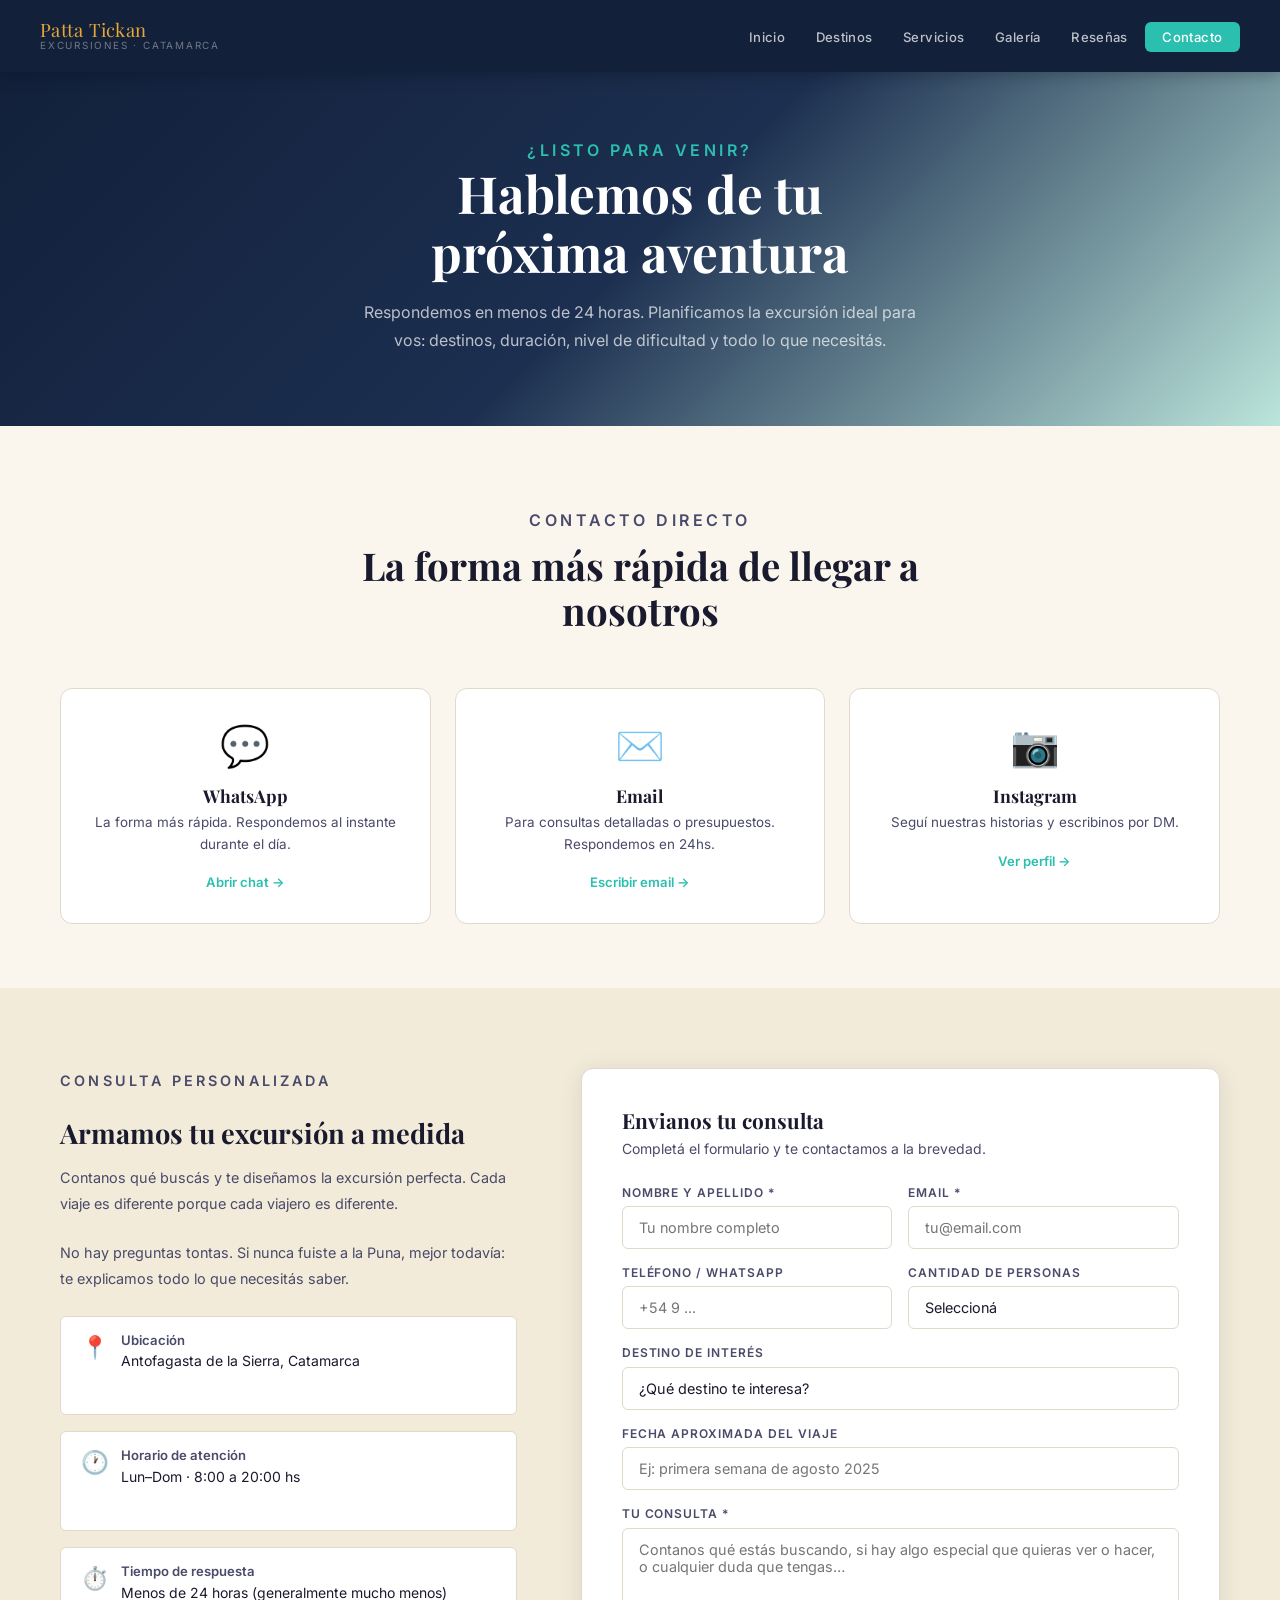
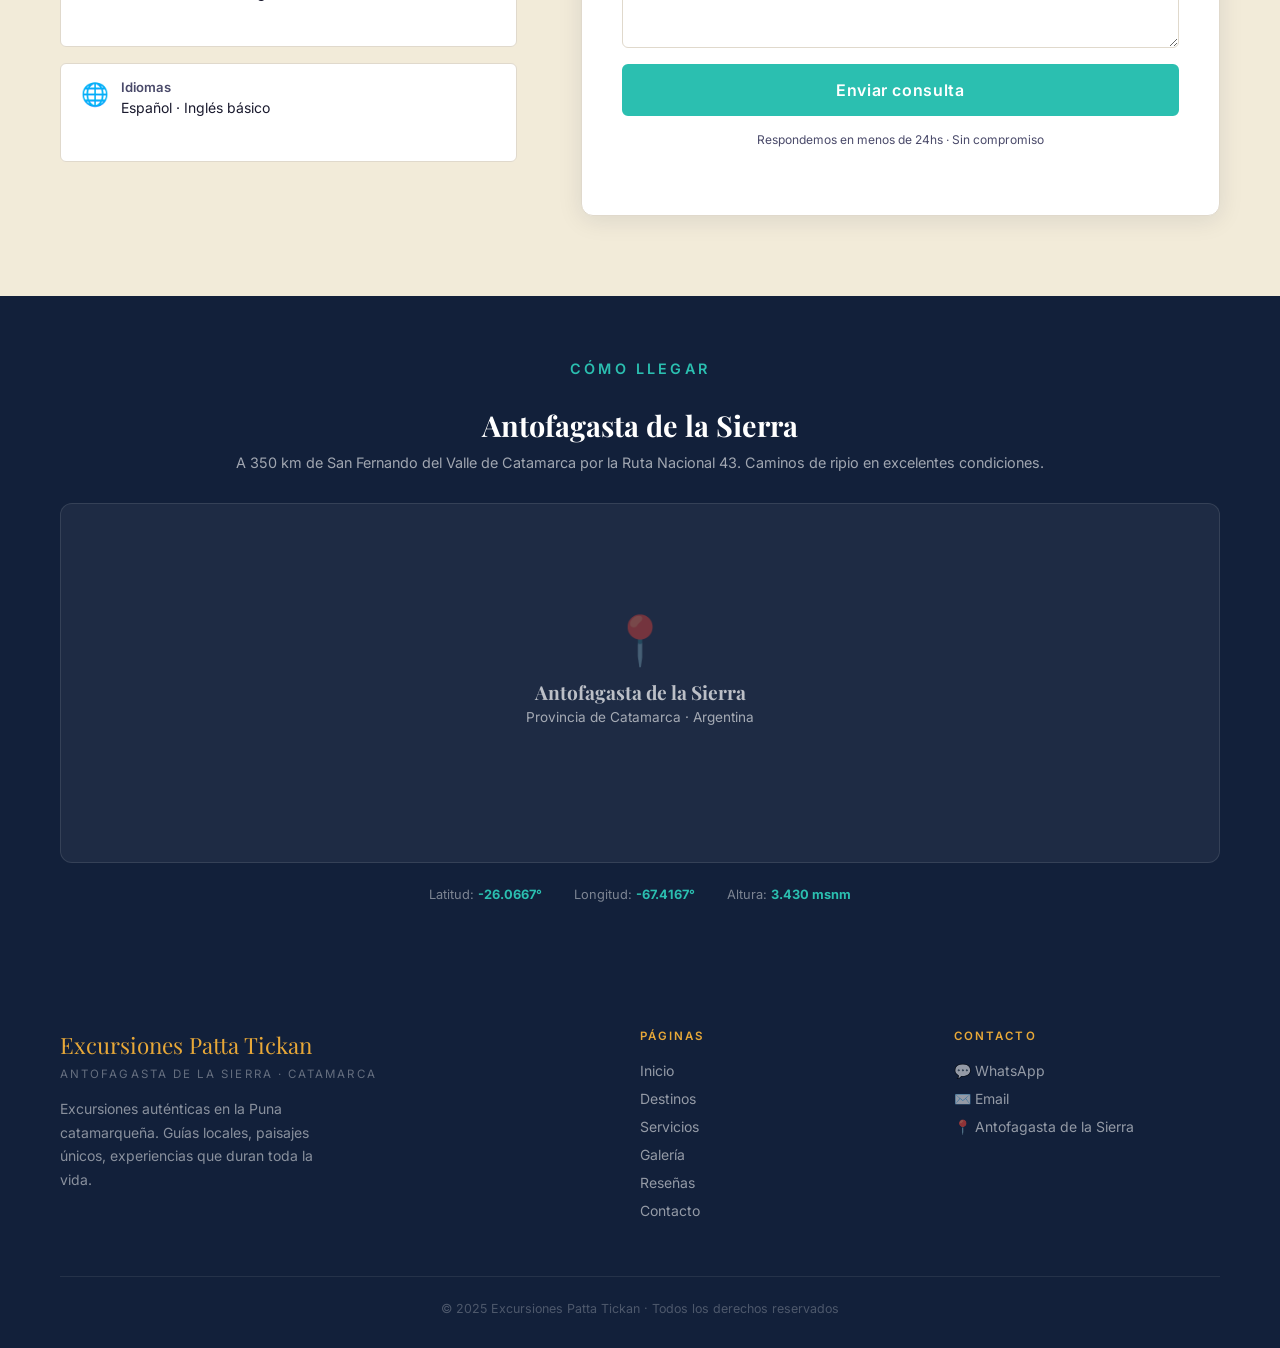
<file: contacto.html>
<!DOCTYPE html>
<html lang="es">
<head>
<meta charset="UTF-8">
<meta name="viewport" content="width=device-width, initial-scale=1.0">
<title>Contacto — Excursiones Patta Tickan</title>
<link href="https://fonts.googleapis.com/css2?family=Playfair+Display:ital,wght@0,700;1,400&family=Inter:wght@300;400;500;600&display=swap" rel="stylesheet">
<link rel="stylesheet" href="style.css">
<style>
.page-hero {
  background: linear-gradient(135deg, var(--noche) 0%, var(--noche2) 50%, rgba(43,191,176,0.3) 100%);
  padding: 4rem 2.5rem 4.5rem;
  text-align: center;
}
.page-hero .eyebrow { color: var(--turquesa); }
.page-hero h1 { color: #fff; font-size: clamp(2rem, 4vw, 3.2rem); margin-bottom: 1rem; }
.page-hero p { color: rgba(255,255,255,0.7); font-size: 1rem; max-width: 560px; margin: 0 auto; line-height: 1.75; }

/* VIAS RAPIDAS */
.vias-sec { background: var(--crema); }

.vias-grid {
  display: grid;
  grid-template-columns: repeat(3, 1fr);
  gap: 1.5rem;
  margin-bottom: 4rem;
}

.via-card {
  background: var(--blanco);
  border: 1px solid var(--gris-borde);
  border-radius: var(--radio-lg);
  padding: 2rem 1.75rem;
  text-align: center;
  transition: transform 0.2s, box-shadow 0.2s;
  text-decoration: none;
}
.via-card:hover { transform: translateY(-4px); box-shadow: var(--sombra-hover); }

.via-icon { font-size: 2.5rem; margin-bottom: 1rem; display: block; }
.via-card h3 { font-size: 1.1rem; margin-bottom: 0.4rem; }
.via-card p { font-size: 0.84rem; color: var(--text-sec); line-height: 1.6; margin-bottom: 1rem; }
.via-link { font-size: 0.82rem; font-weight: 600; color: var(--turquesa); }

.via-card.whatsapp:hover { border-color: #25D366; }
.via-card.email:hover { border-color: var(--cielo); }
.via-card.instagram:hover { border-color: var(--terracota); }

/* FORM */
.form-contacto-sec { background: var(--crema2); }

.form-layout {
  display: grid;
  grid-template-columns: 1fr 1.4fr;
  gap: 4rem;
  align-items: start;
}

.form-sidebar h2 { font-size: 1.7rem; margin-bottom: 1rem; }
.form-sidebar p { color: var(--text-sec); font-size: 0.9rem; line-height: 1.78; margin-bottom: 1.5rem; }

.info-items { display: flex; flex-direction: column; gap: 1rem; }

.info-item {
  display: flex;
  align-items: flex-start;
  gap: 0.75rem;
  padding: 1rem 1.25rem;
  background: var(--blanco);
  border-radius: var(--radio);
  border: 1px solid var(--gris-borde);
}

.info-item-icon { font-size: 1.4rem; flex-shrink: 0; }
.info-item h4 { font-family: 'Inter', sans-serif; font-size: 0.82rem; font-weight: 600; color: var(--text-sec); margin-bottom: 0.1rem; }
.info-item p { font-size: 0.875rem; color: var(--text); }

/* Form */
.form-card {
  background: var(--blanco);
  border: 1px solid var(--gris-borde);
  border-radius: var(--radio-lg);
  padding: 2.5rem;
  box-shadow: var(--sombra);
}

.form-card h3 { font-size: 1.3rem; margin-bottom: 0.4rem; }
.form-card > p { color: var(--text-sec); font-size: 0.875rem; margin-bottom: 1.75rem; }

.form-row { display: grid; grid-template-columns: 1fr 1fr; gap: 1rem; }

.form-group { display: flex; flex-direction: column; gap: 0.4rem; margin-bottom: 1rem; }

.form-group label {
  font-size: 0.75rem;
  font-weight: 600;
  letter-spacing: 0.08em;
  text-transform: uppercase;
  color: var(--text-sec);
}

.form-group input,
.form-group textarea,
.form-group select {
  font-family: 'Inter', sans-serif;
  font-size: 0.9rem;
  padding: 0.75rem 1rem;
  border: 1.5px solid var(--gris-borde);
  border-radius: var(--radio);
  color: var(--text);
  background: var(--blanco);
  transition: border-color 0.2s, box-shadow 0.2s;
  outline: none;
  -webkit-appearance: none;
}

.form-group input:focus,
.form-group textarea:focus,
.form-group select:focus {
  border-color: var(--turquesa);
  box-shadow: 0 0 0 3px rgba(43,191,176,0.12);
}

.form-group textarea { height: 120px; resize: vertical; }

/* MAPA REFERENCIA */
.mapa-sec { background: var(--noche); padding: 4rem 2.5rem; }
.mapa-inner { max-width: 1160px; margin: 0 auto; text-align: center; }
.mapa-inner .eyebrow { color: var(--turquesa); }
.mapa-inner h2 { color: #fff; font-size: 1.8rem; margin-bottom: 0.75rem; }
.mapa-inner p { color: rgba(255,255,255,0.6); font-size: 0.9rem; margin-bottom: 2rem; }

.mapa-frame {
  background: rgba(255,255,255,0.05);
  border: 1px solid rgba(255,255,255,0.1);
  border-radius: var(--radio-lg);
  height: 360px;
  display: flex;
  align-items: center;
  justify-content: center;
  position: relative;
  overflow: hidden;
}

.mapa-placeholder {
  text-align: center;
  color: rgba(255,255,255,0.4);
}

.mapa-placeholder .big-pin { font-size: 3rem; margin-bottom: 0.75rem; }
.mapa-placeholder h4 { font-family: 'Playfair Display', serif; font-size: 1.2rem; color: rgba(255,255,255,0.7); margin-bottom: 0.35rem; }
.mapa-placeholder p { font-size: 0.85rem; }

.coordenadas {
  display: flex;
  gap: 2rem;
  justify-content: center;
  margin-top: 1.5rem;
  flex-wrap: wrap;
}

.coord-item { font-size: 0.8rem; color: rgba(255,255,255,0.45); }
.coord-item strong { color: var(--turquesa); }

@media (max-width: 900px) {
  .vias-grid { grid-template-columns: 1fr; max-width: 400px; margin: 0 auto 3rem; }
  .form-layout { grid-template-columns: 1fr; gap: 2.5rem; }
}
@media (max-width: 600px) {
  .form-row { grid-template-columns: 1fr; }
}
</style>
</head>
<body>

<nav class="site-nav">
  <a href="index.html" class="nav-brand">
    <span class="nav-brand-name">Patta Tickan</span>
    <span class="nav-brand-sub">Excursiones · Catamarca</span>
  </a>
  <ul class="nav-links">
    <li><a href="index.html">Inicio</a></li>
    <li><a href="destinos.html">Destinos</a></li>
    <li><a href="servicios.html">Servicios</a></li>
    <li><a href="galeria.html">Galería</a></li>
    <li><a href="resenas.html">Reseñas</a></li>
    <li><a href="contacto.html" class="nav-cta active">Contacto</a></li>
  </ul>
  <button class="nav-toggle" id="nav-toggle" aria-label="Abrir menú"><span></span><span></span><span></span></button>
</nav>
<div class="nav-mobile" id="nav-mobile">
  <a href="index.html">🏠 Inicio</a>
  <a href="destinos.html">🗺️ Destinos</a>
  <a href="servicios.html">🎒 Servicios</a>
  <a href="galeria.html">📷 Galería</a>
  <a href="resenas.html">⭐ Reseñas</a>
  <a href="contacto.html" class="nav-cta">✉️ Contactar</a>
</div>

<section class="page-hero">
  <p class="eyebrow">¿Listo para venir?</p>
  <h1>Hablemos de tu<br>próxima aventura</h1>
  <p>Respondemos en menos de 24 horas. Planificamos la excursión ideal para vos: destinos, duración, nivel de dificultad y todo lo que necesitás.</p>
</section>

<!-- VÍAS RÁPIDAS -->
<section class="vias-sec section-pad" style="padding-bottom: 0;">
  <div class="container">
    <div class="section-header">
      <p class="eyebrow">Contacto directo</p>
      <h2>La forma más rápida de llegar a nosotros</h2>
    </div>
    <div class="vias-grid">
      <a href="https://wa.me/5493815983792" class="via-card whatsapp">
        <span class="via-icon">💬</span>
        <h3>WhatsApp</h3>
        <p>La forma más rápida. Respondemos al instante durante el día.</p>
        <span class="via-link">Abrir chat →</span>
      </a>
      <a href="mailto:pattatickanadventuretravel@gmail.com" class="via-card email">
        <span class="via-icon">✉️</span>
        <h3>Email</h3>
        <p>Para consultas detalladas o presupuestos. Respondemos en 24hs.</p>
        <span class="via-link">Escribir email →</span>
      </a>
      <a href="#" class="via-card instagram">
        <span class="via-icon">📷</span>
        <h3>Instagram</h3>
        <p>Seguí nuestras historias y escribinos por DM.</p>
        <span class="via-link">Ver perfil →</span>
      </a>
    </div>
  </div>
</section>

<!-- FORM -->
<section class="form-contacto-sec section-pad">
  <div class="container">
    <div class="form-layout">
      <div class="form-sidebar">
        <p class="eyebrow">Consulta personalizada</p>
        <h2>Armamos tu excursión a medida</h2>
        <p>Contanos qué buscás y te diseñamos la excursión perfecta. Cada viaje es diferente porque cada viajero es diferente.</p>
        <p>No hay preguntas tontas. Si nunca fuiste a la Puna, mejor todavía: te explicamos todo lo que necesitás saber.</p>

        <div class="info-items">
          <div class="info-item">
            <div class="info-item-icon">📍</div>
            <div>
              <h4>Ubicación</h4>
              <p>Antofagasta de la Sierra, Catamarca</p>
            </div>
          </div>
          <div class="info-item">
            <div class="info-item-icon">🕐</div>
            <div>
              <h4>Horario de atención</h4>
              <p>Lun–Dom · 8:00 a 20:00 hs</p>
            </div>
          </div>
          <div class="info-item">
            <div class="info-item-icon">⏱️</div>
            <div>
              <h4>Tiempo de respuesta</h4>
              <p>Menos de 24 horas (generalmente mucho menos)</p>
            </div>
          </div>
          <div class="info-item">
            <div class="info-item-icon">🌐</div>
            <div>
              <h4>Idiomas</h4>
              <p>Español · Inglés básico</p>
            </div>
          </div>
        </div>
      </div>

      <div class="form-card">
        <h3>Envianos tu consulta</h3>
        <p>Completá el formulario y te contactamos a la brevedad.</p>

        <div class="form-row">
          <div class="form-group">
            <label>Nombre y apellido *</label>
            <input type="text" id="c-nombre" placeholder="Tu nombre completo">
          </div>
          <div class="form-group">
            <label>Email *</label>
            <input type="email" id="c-email" placeholder="tu@email.com">
          </div>
        </div>

        <div class="form-row">
          <div class="form-group">
            <label>Teléfono / WhatsApp</label>
            <input type="tel" id="c-tel" placeholder="+54 9 ...">
          </div>
          <div class="form-group">
            <label>Cantidad de personas</label>
            <select id="c-personas">
              <option value="">Seleccioná</option>
              <option>1 persona</option>
              <option>2 personas</option>
              <option>3–4 personas</option>
              <option>5–8 personas</option>
              <option>Grupo de 9 o más</option>
            </select>
          </div>
        </div>

        <div class="form-group">
          <label>Destino de interés</label>
          <select id="c-destino">
            <option value="">¿Qué destino te interesa?</option>
            <option>Laguna y Volcán Carachi Pampa</option>
            <option>Volcán Galan</option>
            <option>Salar de Antofalla</option>
            <option>Dunas Blancas</option>
            <option>Salar del Hombre Muerto</option>
            <option>Campo de Piedra Pómez</option>
            <option>Circuito de varios días</option>
            <option>No sé, me guía el experto</option>
          </select>
        </div>

        <div class="form-group">
          <label>Fecha aproximada del viaje</label>
          <input type="text" id="c-fecha" placeholder="Ej: primera semana de agosto 2025">
        </div>

        <div class="form-group">
          <label>Tu consulta *</label>
          <textarea id="c-mensaje" placeholder="Contanos qué estás buscando, si hay algo especial que quieras ver o hacer, o cualquier duda que tengas…"></textarea>
        </div>

        <button class="btn btn-turquesa" onclick="enviarConsulta()" style="width:100%; justify-content:center; font-size:1rem; padding:0.9rem;">
          Enviar consulta
        </button>

        <p style="font-size:0.75rem; color:var(--text-sec); text-align:center; margin-top:1rem;">
          Respondemos en menos de 24hs · Sin compromiso
        </p>
      </div>
    </div>
  </div>
</section>

<!-- MAPA -->
<section class="mapa-sec">
  <div class="mapa-inner">
    <p class="eyebrow">Cómo llegar</p>
    <h2>Antofagasta de la Sierra</h2>
    <p>A 350 km de San Fernando del Valle de Catamarca por la Ruta Nacional 43. Caminos de ripio en excelentes condiciones.</p>
    <div class="mapa-frame">
      <div class="mapa-placeholder">
        <div class="big-pin">📍</div>
        <h4>Antofagasta de la Sierra</h4>
        <p>Provincia de Catamarca · Argentina</p>
      </div>
    </div>
    <div class="coordenadas">
      <div class="coord-item">Latitud: <strong>-26.0667°</strong></div>
      <div class="coord-item">Longitud: <strong>-67.4167°</strong></div>
      <div class="coord-item">Altura: <strong>3.430 msnm</strong></div>
    </div>
  </div>
</section>

<div class="toast" id="toast"></div>

<footer class="site-footer">
  <div class="footer-grid">
    <div>
      <div class="footer-brand-name">Excursiones Patta Tickan</div>
      <div class="footer-brand-sub">Antofagasta de la Sierra · Catamarca</div>
      <p class="footer-desc">Excursiones auténticas en la Puna catamarqueña. Guías locales, paisajes únicos, experiencias que duran toda la vida.</p>
    </div>
    <div class="footer-col">
      <h4>Páginas</h4>
      <ul>
        <li><a href="index.html">Inicio</a></li>
        <li><a href="destinos.html">Destinos</a></li>
        <li><a href="servicios.html">Servicios</a></li>
        <li><a href="galeria.html">Galería</a></li>
        <li><a href="resenas.html">Reseñas</a></li>
        <li><a href="contacto.html">Contacto</a></li>
      </ul>
    </div>
    <div class="footer-col">
      <h4>Contacto</h4>
      <ul>
        <li><a href="https://wa.me/5493815983792">💬 WhatsApp</a></li>
        <li><a href="mailto:pattatickanadventuretravel@gmail.com">✉️ Email</a></li>
        <li><a href="#">📍 Antofagasta de la Sierra</a></li>
      </ul>
    </div>
  </div>
  <div class="footer-bottom">© 2025 Excursiones Patta Tickan · Todos los derechos reservados</div>
</footer>

<script>
const toggle = document.getElementById('nav-toggle');
const mobile = document.getElementById('nav-mobile');
toggle.addEventListener('click', () => { toggle.classList.toggle('open'); mobile.classList.toggle('open'); });

function mostrarToast(msg) {
  const t = document.getElementById('toast');
  t.textContent = msg;
  t.classList.add('visible');
  setTimeout(() => t.classList.remove('visible'), 3500);
}

function enviarConsulta() {
  const nombre = document.getElementById('c-nombre').value.trim();
  const email = document.getElementById('c-email').value.trim();
  const msg = document.getElementById('c-mensaje').value.trim();
  if (!nombre || !email || !msg) {
    mostrarToast('Por favor completá los campos obligatorios (*).');
    return;
  }
  ['c-nombre','c-email','c-tel','c-personas','c-destino','c-fecha','c-mensaje'].forEach(id => {
    const el = document.getElementById(id);
    if (el) el.value = '';
  });
  mostrarToast('¡Consulta enviada con éxito! Te respondemos pronto 🙌');
}
</script>
</body>
</html>
</file>
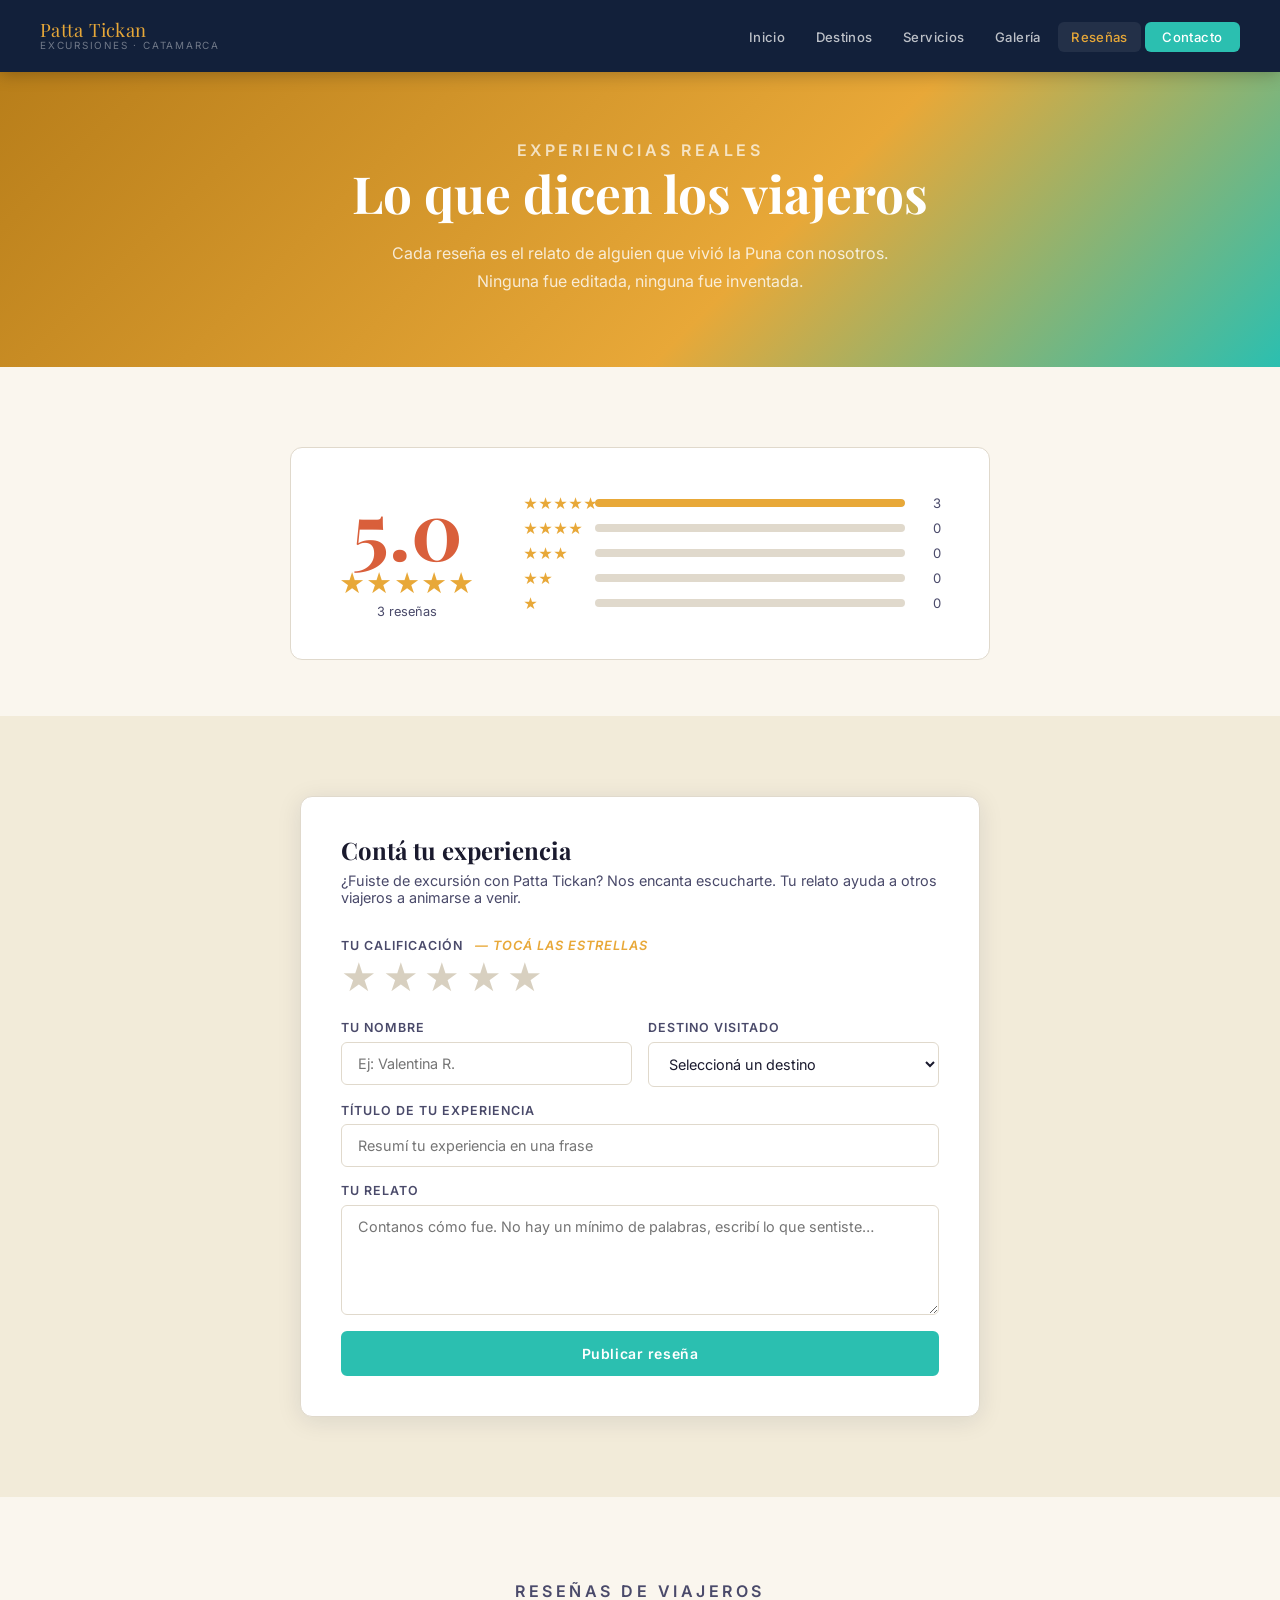
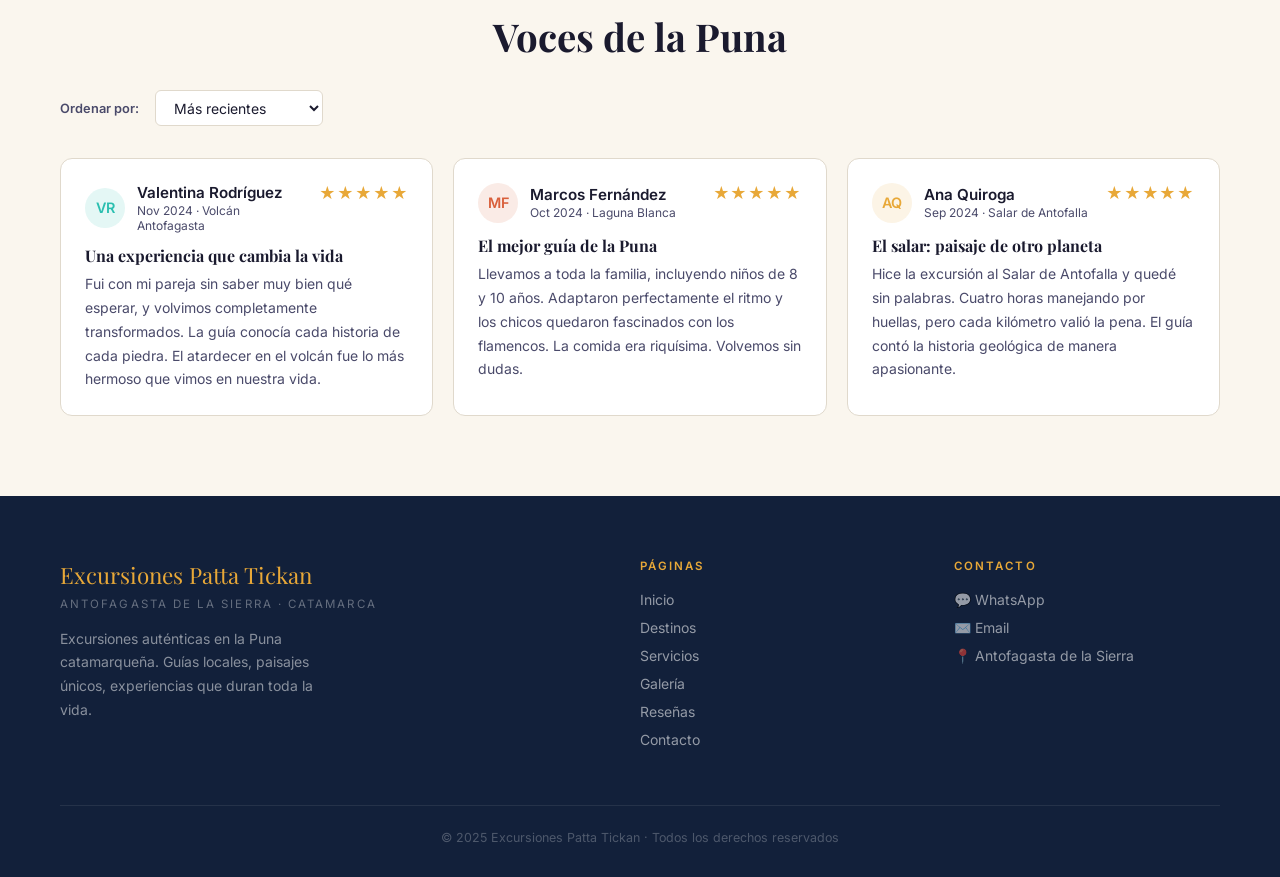
<file: resenas.html>
<!DOCTYPE html>
<html lang="es">
<head>
<meta charset="UTF-8">
<meta name="viewport" content="width=device-width, initial-scale=1.0">
<title>Reseñas — Excursiones Patta Tickan</title>
<link href="https://fonts.googleapis.com/css2?family=Playfair+Display:ital,wght@0,700;1,400&family=Inter:wght@300;400;500;600&display=swap" rel="stylesheet">
<link rel="stylesheet" href="style.css">
<style>
.page-hero {
  background: linear-gradient(135deg, var(--dorado-osc) 0%, var(--dorado) 60%, var(--turquesa) 100%);
  padding: 4rem 2.5rem 4.5rem;
  text-align: center;
}
.page-hero .eyebrow { color: rgba(255,255,255,0.7); }
.page-hero h1 { color: #fff; font-size: clamp(2rem, 4vw, 3.2rem); margin-bottom: 1rem; }
.page-hero p { color: rgba(255,255,255,0.8); font-size: 1rem; max-width: 560px; margin: 0 auto; line-height: 1.75; }

/* RESUMEN */
.resumen-sec { background: var(--crema); }

.resumen-inner {
  display: grid;
  grid-template-columns: auto 1fr;
  gap: 3rem;
  align-items: center;
  max-width: 700px;
  margin: 0 auto 3.5rem;
  background: var(--blanco);
  border: 1px solid var(--gris-borde);
  border-radius: var(--radio-lg);
  padding: 2.5rem 3rem;
}

.resumen-num {
  text-align: center;
}

.big-num {
  font-family: 'Playfair Display', serif;
  font-size: 5rem;
  font-weight: 700;
  color: var(--terracota);
  line-height: 1;
}

.big-stars { font-size: 1.6rem; color: var(--dorado); letter-spacing: 0.05em; }
.big-total { font-size: 0.8rem; color: var(--text-sec); margin-top: 0.3rem; }

.barras { display: flex; flex-direction: column; gap: 0.5rem; }

.barra-row {
  display: flex;
  align-items: center;
  gap: 0.75rem;
  font-size: 0.82rem;
}

.barra-label { color: var(--dorado); font-size: 0.9rem; width: 60px; flex-shrink: 0; }

.barra-track {
  flex: 1;
  height: 8px;
  background: var(--gris-borde);
  border-radius: 100px;
  overflow: hidden;
}

.barra-fill {
  height: 100%;
  background: var(--dorado);
  border-radius: 100px;
  transition: width 1s ease;
}

.barra-count { width: 24px; text-align: right; color: var(--text-sec); }

/* FORM */
.form-sec { background: var(--crema2); }

.form-card {
  background: var(--blanco);
  border: 1px solid var(--gris-borde);
  border-radius: var(--radio-lg);
  padding: 2.5rem;
  max-width: 680px;
  margin: 0 auto;
  box-shadow: var(--sombra);
}

.form-card h2 { font-size: 1.5rem; margin-bottom: 0.5rem; }
.form-card > p { color: var(--text-sec); font-size: 0.9rem; margin-bottom: 2rem; }

.star-picker {
  display: flex;
  gap: 0.35rem;
  margin-bottom: 1.5rem;
}

.star-picker span {
  font-size: 2.2rem;
  cursor: pointer;
  color: #D8D0C0;
  transition: color 0.15s, transform 0.12s;
  user-select: none;
  line-height: 1;
}
.star-picker span.lit { color: var(--dorado); }
.star-picker span:hover { transform: scale(1.2); }

.form-row { display: grid; grid-template-columns: 1fr 1fr; gap: 1rem; }

.form-group { display: flex; flex-direction: column; gap: 0.4rem; margin-bottom: 1rem; }

.form-group label {
  font-size: 0.78rem;
  font-weight: 600;
  letter-spacing: 0.08em;
  text-transform: uppercase;
  color: var(--text-sec);
}

.form-group input,
.form-group textarea,
.form-group select {
  font-family: 'Inter', sans-serif;
  font-size: 0.9rem;
  padding: 0.75rem 1rem;
  border: 1.5px solid var(--gris-borde);
  border-radius: var(--radio);
  color: var(--text);
  background: var(--blanco);
  transition: border-color 0.2s, box-shadow 0.2s;
  outline: none;
}

.form-group input:focus,
.form-group textarea:focus,
.form-group select:focus {
  border-color: var(--turquesa);
  box-shadow: 0 0 0 3px rgba(43,191,176,0.12);
}

.form-group textarea { height: 110px; resize: vertical; }

.rating-label {
  font-size: 0.78rem;
  font-weight: 600;
  letter-spacing: 0.08em;
  text-transform: uppercase;
  color: var(--text-sec);
  margin-bottom: 0.5rem;
}

.rating-hint {
  font-size: 0.8rem;
  color: var(--dorado);
  font-style: italic;
  margin-left: 0.5rem;
}

/* LISTA RESEÑAS */
.lista-sec { background: var(--crema); }

.ordena {
  display: flex;
  align-items: center;
  gap: 1rem;
  margin-bottom: 2rem;
  flex-wrap: wrap;
}

.ordena label { font-size: 0.8rem; font-weight: 600; color: var(--text-sec); }

.ordena select {
  font-family: 'Inter', sans-serif;
  font-size: 0.875rem;
  padding: 0.45rem 0.85rem;
  border: 1.5px solid var(--gris-borde);
  border-radius: var(--radio);
  background: var(--blanco);
  color: var(--text);
  outline: none;
  cursor: pointer;
}

.resenas-grid {
  display: grid;
  grid-template-columns: repeat(auto-fill, minmax(320px, 1fr));
  gap: 1.25rem;
}

.resena-card {
  background: var(--blanco);
  border: 1px solid var(--gris-borde);
  border-radius: var(--radio-lg);
  padding: 1.5rem;
  transition: box-shadow 0.2s;
}

.resena-card:hover { box-shadow: var(--sombra); }

.resena-top {
  display: flex;
  align-items: flex-start;
  justify-content: space-between;
  margin-bottom: 0.75rem;
}

.resena-avatar {
  width: 40px; height: 40px;
  border-radius: 50%;
  display: flex; align-items: center; justify-content: center;
  font-weight: 600;
  font-size: 0.9rem;
  flex-shrink: 0;
  margin-right: 0.75rem;
}

.resena-info { flex: 1; }
.resena-nombre { font-weight: 600; font-size: 0.95rem; }
.resena-meta { font-size: 0.75rem; color: var(--text-sec); margin-top: 1px; }

.resena-stars { font-size: 1rem; color: var(--dorado); letter-spacing: 0.05em; }

.resena-titulo {
  font-family: 'Playfair Display', serif;
  font-size: 1rem;
  font-weight: 700;
  margin-bottom: 0.4rem;
}

.resena-texto { font-size: 0.875rem; color: var(--text-sec); line-height: 1.7; }

.resena-destino {
  margin-top: 0.85rem;
  font-size: 0.75rem;
}

@media (max-width: 640px) {
  .resumen-inner { grid-template-columns: 1fr; gap: 1.5rem; padding: 1.75rem; }
  .form-row { grid-template-columns: 1fr; }
}
</style>
</head>
<body>

<nav class="site-nav">
  <a href="index.html" class="nav-brand">
    <span class="nav-brand-name">Patta Tickan</span>
    <span class="nav-brand-sub">Excursiones · Catamarca</span>
  </a>
  <ul class="nav-links">
    <li><a href="index.html">Inicio</a></li>
    <li><a href="destinos.html">Destinos</a></li>
    <li><a href="servicios.html">Servicios</a></li>
    <li><a href="galeria.html">Galería</a></li>
    <li><a href="resenas.html" class="active">Reseñas</a></li>
    <li><a href="contacto.html" class="nav-cta">Contacto</a></li>
  </ul>
  <button class="nav-toggle" id="nav-toggle" aria-label="Abrir menú"><span></span><span></span><span></span></button>
</nav>
<div class="nav-mobile" id="nav-mobile">
  <a href="index.html">🏠 Inicio</a>
  <a href="destinos.html">🗺️ Destinos</a>
  <a href="servicios.html">🎒 Servicios</a>
  <a href="galeria.html">📷 Galería</a>
  <a href="resenas.html">⭐ Reseñas</a>
  <a href="contacto.html" class="nav-cta">✉️ Contactar</a>
</div>

<section class="page-hero">
  <p class="eyebrow">Experiencias reales</p>
  <h1>Lo que dicen los viajeros</h1>
  <p>Cada reseña es el relato de alguien que vivió la Puna con nosotros. Ninguna fue editada, ninguna fue inventada.</p>
</section>

<!-- RESUMEN -->
<section class="resumen-sec section-pad" style="padding-bottom: 0;">
  <div class="container">
    <div class="resumen-inner" id="resumen-inner">
      <div class="resumen-num">
        <div class="big-num" id="prom-num">4.9</div>
        <div class="big-stars" id="prom-stars">★★★★★</div>
        <div class="big-total" id="prom-total">3 reseñas</div>
      </div>
      <div class="barras" id="barras">
        <!-- generadas con JS -->
      </div>
    </div>
  </div>
</section>

<!-- FORM -->
<section class="form-sec section-pad">
  <div class="container">
    <div class="form-card">
      <h2>Contá tu experiencia</h2>
      <p>¿Fuiste de excursión con Patta Tickan? Nos encanta escucharte. Tu relato ayuda a otros viajeros a animarse a venir.</p>

      <div class="rating-label">Tu calificación <span class="rating-hint" id="rating-hint">— tocá las estrellas</span></div>
      <div class="star-picker" id="star-picker">
        <span data-v="1">★</span>
        <span data-v="2">★</span>
        <span data-v="3">★</span>
        <span data-v="4">★</span>
        <span data-v="5">★</span>
      </div>

      <div class="form-row">
        <div class="form-group">
          <label>Tu nombre</label>
          <input type="text" id="r-nombre" placeholder="Ej: Valentina R.">
        </div>
        <div class="form-group">
          <label>Destino visitado</label>
          <select id="r-destino">
            <option value="">Seleccioná un destino</option>
            <option>Laguna Carachi Pampa</option>
            <option>Volcán Antofagasta</option>
            <option>Salar de Antofalla</option>
            <option>Laguna Blanca</option>
            <option>Los Nacimientos</option>
            <option>Campo de Piedra Pómez</option>
            <option>Circuito completo</option>
            <option>Otro</option>
          </select>
        </div>
      </div>

      <div class="form-group">
        <label>Título de tu experiencia</label>
        <input type="text" id="r-titulo" placeholder="Resumí tu experiencia en una frase">
      </div>

      <div class="form-group">
        <label>Tu relato</label>
        <textarea id="r-texto" placeholder="Contanos cómo fue. No hay un mínimo de palabras, escribí lo que sentiste…"></textarea>
      </div>

      <button class="btn btn-turquesa" onclick="publicarResena()" style="width:100%; justify-content: center;">Publicar reseña</button>
    </div>
  </div>
</section>

<!-- LISTA -->
<section class="lista-sec section-pad">
  <div class="container">
    <div class="section-header" style="margin-bottom: 2rem;">
      <p class="eyebrow">Reseñas de viajeros</p>
      <h2>Voces de la Puna</h2>
    </div>
    <div class="ordena">
      <label>Ordenar por:</label>
      <select id="orden" onchange="renderResenas()">
        <option value="reciente">Más recientes</option>
        <option value="mayor">Mayor calificación</option>
        <option value="menor">Menor calificación</option>
      </select>
    </div>
    <div class="resenas-grid" id="lista-resenas"></div>
  </div>
</section>

<div class="toast" id="toast"></div>

<footer class="site-footer">
  <div class="footer-grid">
    <div>
      <div class="footer-brand-name">Excursiones Patta Tickan</div>
      <div class="footer-brand-sub">Antofagasta de la Sierra · Catamarca</div>
      <p class="footer-desc">Excursiones auténticas en la Puna catamarqueña. Guías locales, paisajes únicos, experiencias que duran toda la vida.</p>
    </div>
    <div class="footer-col">
      <h4>Páginas</h4>
      <ul>
        <li><a href="index.html">Inicio</a></li>
        <li><a href="destinos.html">Destinos</a></li>
        <li><a href="servicios.html">Servicios</a></li>
        <li><a href="galeria.html">Galería</a></li>
        <li><a href="resenas.html">Reseñas</a></li>
        <li><a href="contacto.html">Contacto</a></li>
      </ul>
    </div>
    <div class="footer-col">
      <h4>Contacto</h4>
      <ul>
        <li><a href="https://wa.me/5493833000000">💬 WhatsApp</a></li>
        <li><a href="mailto:info@pattaTickan.com.ar">✉️ Email</a></li>
        <li><a href="#">📍 Antofagasta de la Sierra</a></li>
      </ul>
    </div>
  </div>
  <div class="footer-bottom">© 2025 Excursiones Patta Tickan · Todos los derechos reservados</div>
</footer>

<script>
const toggle = document.getElementById('nav-toggle');
const mobile = document.getElementById('nav-mobile');
toggle.addEventListener('click', () => { toggle.classList.toggle('open'); mobile.classList.toggle('open'); });

const AVATARES_COLORES = ['#2BBFB0','#D95F3B','#E8A838','#3A7FBD','#5C9E3A','#9B59B6'];

let resenas = [
  { nombre: "Valentina Rodríguez", destino: "Volcán Antofagasta", titulo: "Una experiencia que cambia la vida", texto: "Fui con mi pareja sin saber muy bien qué esperar, y volvimos completamente transformados. La guía conocía cada historia de cada piedra. El atardecer en el volcán fue lo más hermoso que vimos en nuestra vida.", estrellas: 5, fecha: "Nov 2024", ts: 3 },
  { nombre: "Marcos Fernández", destino: "Laguna Blanca", titulo: "El mejor guía de la Puna", texto: "Llevamos a toda la familia, incluyendo niños de 8 y 10 años. Adaptaron perfectamente el ritmo y los chicos quedaron fascinados con los flamencos. La comida era riquísima. Volvemos sin dudas.", estrellas: 5, fecha: "Oct 2024", ts: 2 },
  { nombre: "Ana Quiroga", destino: "Salar de Antofalla", titulo: "El salar: paisaje de otro planeta", texto: "Hice la excursión al Salar de Antofalla y quedé sin palabras. Cuatro horas manejando por huellas, pero cada kilómetro valió la pena. El guía contó la historia geológica de manera apasionante.", estrellas: 5, fecha: "Sep 2024", ts: 1 }
];

let ratingActual = 0;
const hints = ['','Malo 😕','Regular 😐','Bueno 🙂','Muy bueno 😊','Excelente 🤩'];

// Star picker
document.querySelectorAll('#star-picker span').forEach(s => {
  s.addEventListener('mouseenter', () => {
    const v = +s.dataset.v;
    document.querySelectorAll('#star-picker span').forEach(x => x.classList.toggle('lit', +x.dataset.v <= v));
  });
  s.addEventListener('mouseleave', () => {
    document.querySelectorAll('#star-picker span').forEach(x => x.classList.toggle('lit', +x.dataset.v <= ratingActual));
  });
  s.addEventListener('click', () => {
    ratingActual = +s.dataset.v;
    document.getElementById('rating-hint').textContent = '— ' + hints[ratingActual];
  });
});

function estrellas(n) { return '★'.repeat(n) + '☆'.repeat(5-n); }

function iniciales(nombre) {
  return nombre.split(' ').slice(0,2).map(w => w[0]).join('').toUpperCase();
}

function renderResenas() {
  const orden = document.getElementById('orden').value;
  const sorted = [...resenas].sort((a,b) => {
    if (orden === 'reciente') return b.ts - a.ts;
    if (orden === 'mayor') return b.estrellas - a.estrellas;
    return a.estrellas - b.estrellas;
  });

  const lista = document.getElementById('lista-resenas');
  lista.innerHTML = sorted.map((r, i) => {
    const color = AVATARES_COLORES[i % AVATARES_COLORES.length];
    return `
      <div class="resena-card">
        <div class="resena-top">
          <div style="display:flex; align-items:center; flex:1; gap:0; margin-right:0.75rem;">
            <div class="resena-avatar" style="background:${color}20; color:${color}; margin-right: 0.75rem;">${iniciales(r.nombre)}</div>
            <div class="resena-info">
              <div class="resena-nombre">${r.nombre}</div>
              <div class="resena-meta">${r.fecha}${r.destino ? ' · ' + r.destino : ''}</div>
            </div>
          </div>
          <div class="resena-stars">${estrellas(r.estrellas)}</div>
        </div>
        ${r.titulo ? `<div class="resena-titulo">${r.titulo}</div>` : ''}
        <div class="resena-texto">${r.texto}</div>
      </div>
    `;
  }).join('');

  // Actualizar resumen
  const prom = resenas.reduce((a,r) => a + r.estrellas, 0) / resenas.length;
  document.getElementById('prom-num').textContent = prom.toFixed(1);
  document.getElementById('prom-stars').textContent = '★'.repeat(Math.round(prom)) + '☆'.repeat(5-Math.round(prom));
  document.getElementById('prom-total').textContent = resenas.length + ' reseña' + (resenas.length !== 1 ? 's' : '');

  // Barras
  const conteo = [0,0,0,0,0];
  resenas.forEach(r => conteo[r.estrellas-1]++);
  document.getElementById('barras').innerHTML = [5,4,3,2,1].map(n => {
    const pct = resenas.length ? Math.round(conteo[n-1] / resenas.length * 100) : 0;
    return `<div class="barra-row">
      <div class="barra-label">${'★'.repeat(n)}</div>
      <div class="barra-track"><div class="barra-fill" style="width:${pct}%"></div></div>
      <div class="barra-count">${conteo[n-1]}</div>
    </div>`;
  }).join('');
}

function mostrarToast(msg) {
  const t = document.getElementById('toast');
  t.textContent = msg;
  t.classList.add('visible');
  setTimeout(() => t.classList.remove('visible'), 3500);
}

function publicarResena() {
  const nombre = document.getElementById('r-nombre').value.trim();
  const titulo = document.getElementById('r-titulo').value.trim();
  const texto = document.getElementById('r-texto').value.trim();
  const destino = document.getElementById('r-destino').value;

  if (!nombre || !texto || ratingActual === 0) {
    mostrarToast('Por favor completá tu nombre, calificación y comentario.');
    return;
  }

  const meses = ['Ene','Feb','Mar','Abr','May','Jun','Jul','Ago','Sep','Oct','Nov','Dic'];
  const hoy = new Date();
  resenas.unshift({
    nombre, titulo: titulo || 'Mi experiencia en la Puna', texto,
    destino: destino || '',
    estrellas: ratingActual,
    fecha: meses[hoy.getMonth()] + ' ' + hoy.getFullYear(),
    ts: Date.now()
  });

  document.getElementById('r-nombre').value = '';
  document.getElementById('r-titulo').value = '';
  document.getElementById('r-texto').value = '';
  document.getElementById('r-destino').value = '';
  ratingActual = 0;
  document.querySelectorAll('#star-picker span').forEach(s => s.classList.remove('lit'));
  document.getElementById('rating-hint').textContent = '— tocá las estrellas';

  renderResenas();
  mostrarToast('¡Gracias por compartir tu experiencia! 🙏');
  document.getElementById('lista-resenas').scrollIntoView({ behavior: 'smooth', block: 'start' });
}

renderResenas();
</script>
</body>
</html>
</file>
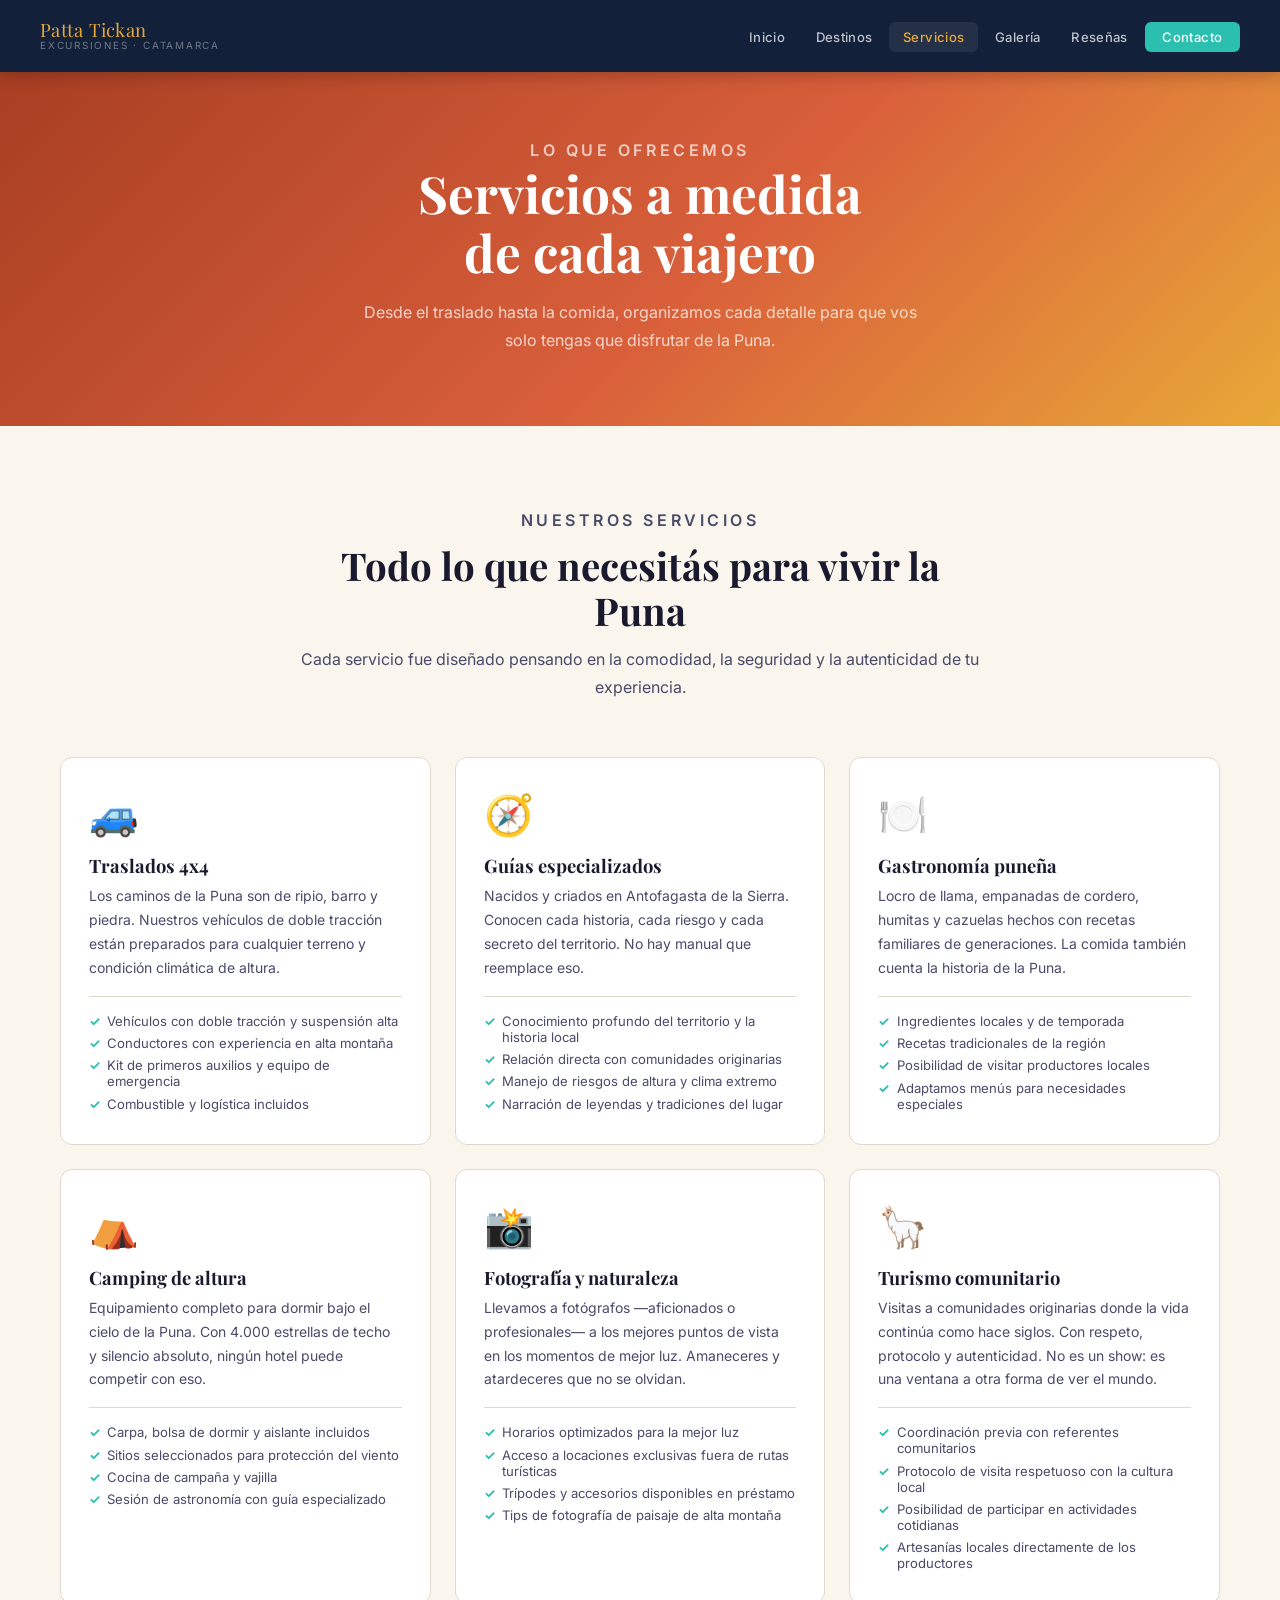
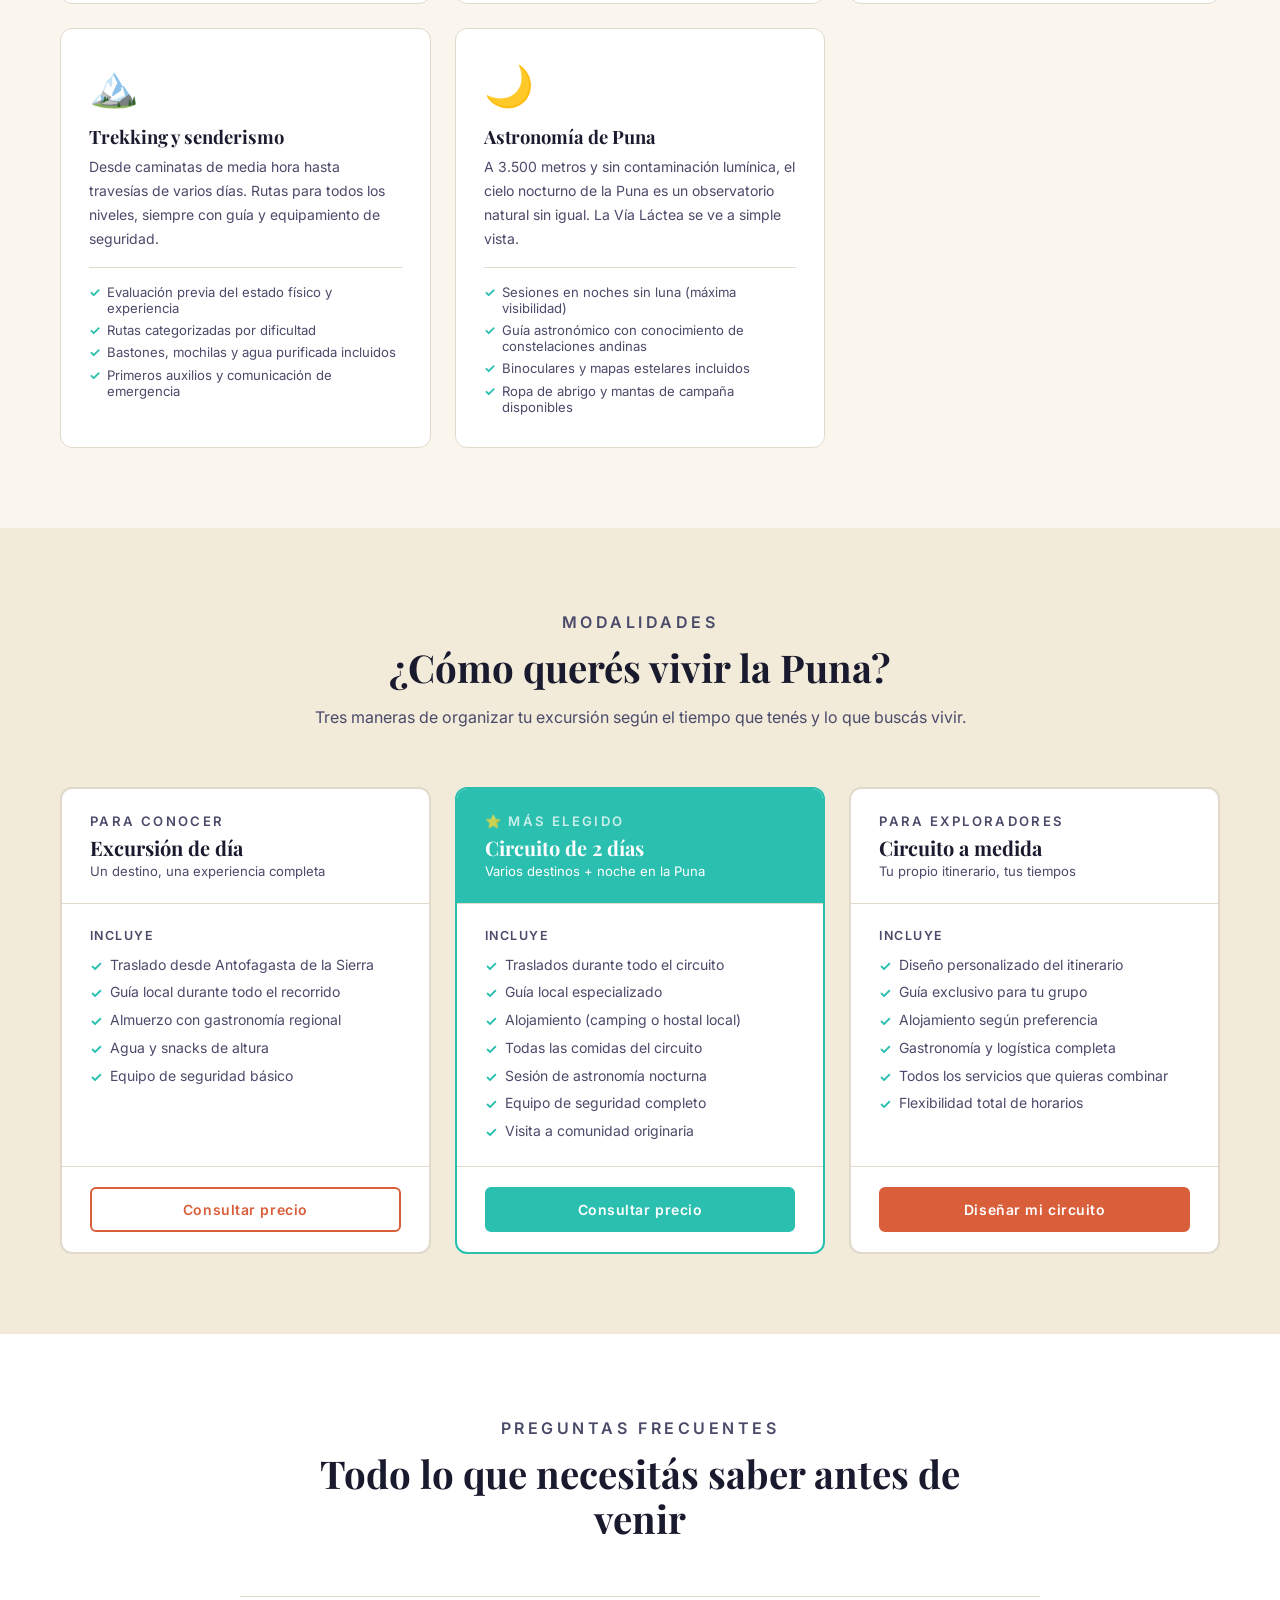
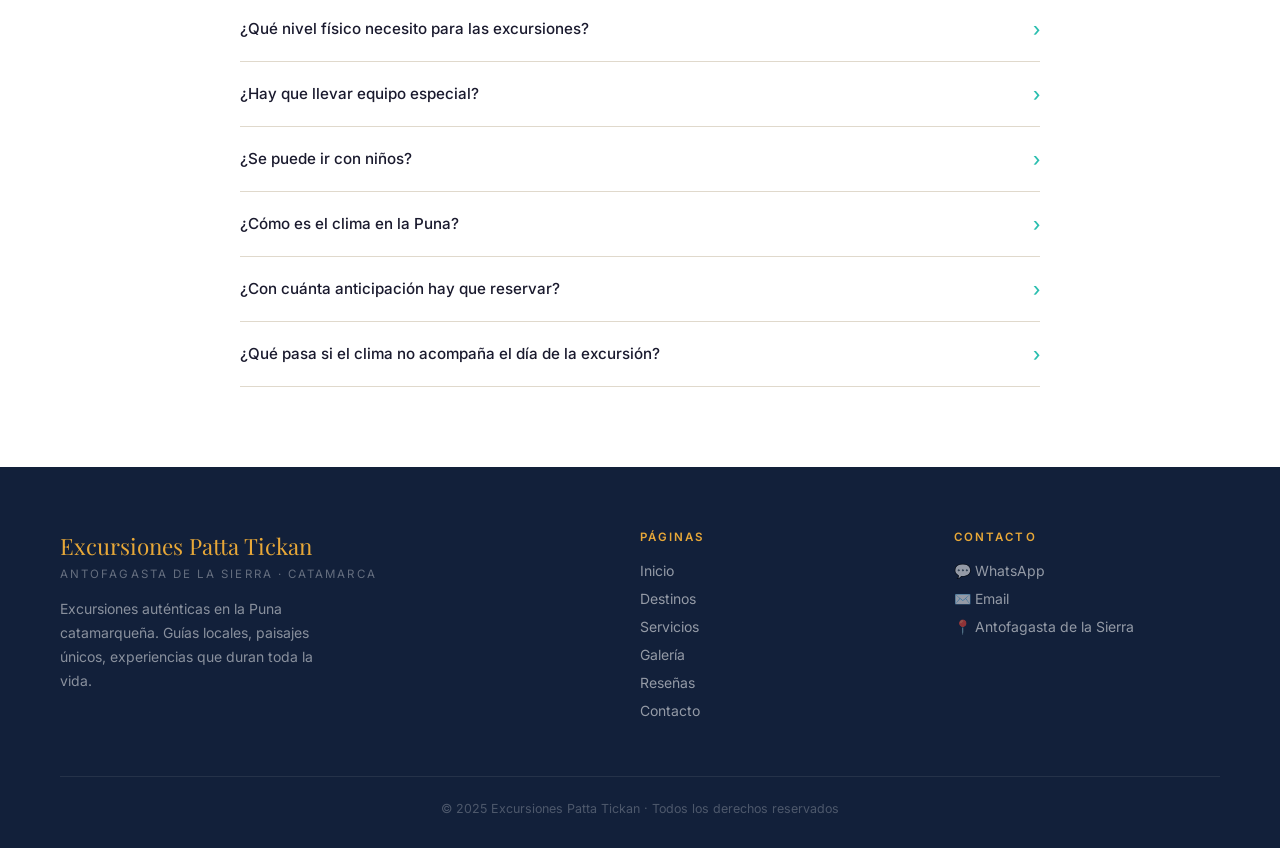
<file: servicios.html>
<!DOCTYPE html>
<html lang="es">
<head>
<meta charset="UTF-8">
<meta name="viewport" content="width=device-width, initial-scale=1.0">
<title>Servicios — Excursiones Patta Tickan</title>
<link href="https://fonts.googleapis.com/css2?family=Playfair+Display:ital,wght@0,700;1,400&family=Inter:wght@300;400;500;600&display=swap" rel="stylesheet">
<link rel="stylesheet" href="style.css">
<style>
.page-hero {
  background: linear-gradient(135deg, var(--terracota-osc) 0%, var(--terracota) 55%, var(--dorado) 100%);
  padding: 4rem 2.5rem 4.5rem;
  text-align: center;
}
.page-hero .eyebrow { color: rgba(255,255,255,0.7); }
.page-hero h1 { color: #fff; font-size: clamp(2rem, 4vw, 3.2rem); margin-bottom: 1rem; }
.page-hero p { color: rgba(255,255,255,0.75); font-size: 1rem; max-width: 560px; margin: 0 auto; line-height: 1.75; }

.servicios-sec { background: var(--crema); }

.servicios-grid {
  display: grid;
  grid-template-columns: repeat(auto-fit, minmax(300px, 1fr));
  gap: 1.5rem;
}

.srv-card {
  background: var(--blanco);
  border-radius: var(--radio-lg);
  border: 1px solid var(--gris-borde);
  padding: 2rem 1.75rem;
  transition: transform 0.2s, box-shadow 0.2s;
}
.srv-card:hover { transform: translateY(-4px); box-shadow: var(--sombra-hover); }

.srv-icon {
  font-size: 2.5rem;
  margin-bottom: 1rem;
  display: block;
}

.srv-card h3 {
  font-size: 1.15rem;
  margin-bottom: 0.5rem;
}

.srv-card p { font-size: 0.875rem; color: var(--text-sec); line-height: 1.7; }

.srv-card .srv-detalle {
  margin-top: 1rem;
  padding-top: 1rem;
  border-top: 1px solid var(--gris-borde);
  display: flex;
  flex-direction: column;
  gap: 0.4rem;
}

.srv-punto { font-size: 0.82rem; color: var(--text-sec); display: flex; align-items: flex-start; gap: 0.4rem; }
.srv-punto::before { content: "✓"; color: var(--turquesa); font-weight: 700; flex-shrink: 0; }

/* PAQUETES */
.paquetes-sec { background: var(--crema2); }

.paquetes-grid {
  display: grid;
  grid-template-columns: repeat(3, 1fr);
  gap: 1.5rem;
}

.paq-card {
  background: var(--blanco);
  border-radius: var(--radio-lg);
  border: 2px solid var(--gris-borde);
  overflow: hidden;
  transition: transform 0.2s, box-shadow 0.2s;
  display: flex;
  flex-direction: column;
}
.paq-card:hover { transform: translateY(-4px); box-shadow: var(--sombra-hover); }
.paq-card.featured { border-color: var(--turquesa); }

.paq-header {
  padding: 1.5rem 1.75rem;
  border-bottom: 1px solid var(--gris-borde);
}
.paq-card.featured .paq-header { background: var(--turquesa); }
.paq-card.featured .paq-header * { color: #fff !important; }
.paq-card.featured .paq-eyebrow { color: rgba(255,255,255,0.75) !important; }

.paq-eyebrow { font-size: 0.68rem; font-weight: 600; letter-spacing: 0.18em; text-transform: uppercase; color: var(--turquesa-osc); margin-bottom: 0.4rem; }
.paq-header h3 { font-size: 1.25rem; margin-bottom: 0.25rem; }
.paq-header p { font-size: 0.82rem; color: var(--text-sec); }

.paq-body { padding: 1.5rem 1.75rem; flex: 1; }
.paq-incluye { font-size: 0.78rem; font-weight: 600; letter-spacing: 0.12em; text-transform: uppercase; color: var(--text-sec); margin-bottom: 0.75rem; }
.paq-items { list-style: none; display: flex; flex-direction: column; gap: 0.45rem; }
.paq-items li { font-size: 0.875rem; color: var(--text-sec); display: flex; align-items: flex-start; gap: 0.5rem; line-height: 1.4; }
.paq-items li::before { content: "✓"; color: var(--turquesa); font-weight: 700; flex-shrink: 0; margin-top: 1px; }

.paq-footer { padding: 1.25rem 1.75rem; border-top: 1px solid var(--gris-borde); }

/* PREGUNTAS */
.faq-sec { background: var(--blanco); }
.faq-grid { max-width: 800px; margin: 0 auto; display: flex; flex-direction: column; gap: 0; }

.faq-item { border-bottom: 1px solid var(--gris-borde); }
.faq-item:first-child { border-top: 1px solid var(--gris-borde); }

.faq-btn {
  width: 100%;
  background: none;
  border: none;
  padding: 1.25rem 0;
  display: flex;
  align-items: center;
  justify-content: space-between;
  gap: 1rem;
  cursor: pointer;
  font-family: 'Inter', sans-serif;
  font-size: 0.95rem;
  font-weight: 500;
  color: var(--text);
  text-align: left;
}

.faq-arrow {
  font-size: 1.2rem;
  color: var(--turquesa);
  transition: transform 0.2s;
  flex-shrink: 0;
}

.faq-item.open .faq-arrow { transform: rotate(90deg); }

.faq-answer {
  display: none;
  font-size: 0.9rem;
  color: var(--text-sec);
  line-height: 1.75;
  padding-bottom: 1.25rem;
}
.faq-item.open .faq-answer { display: block; }

.btn-cielo { background: var(--cielo); color: #fff; border-color: var(--cielo); }
.btn-cielo:hover { background: var(--cielo-osc); border-color: var(--cielo-osc); }

@media (max-width: 900px) {
  .paquetes-grid { grid-template-columns: 1fr; max-width: 460px; margin: 0 auto; }
}
</style>
</head>
<body>

<nav class="site-nav">
  <a href="index.html" class="nav-brand">
    <span class="nav-brand-name">Patta Tickan</span>
    <span class="nav-brand-sub">Excursiones · Catamarca</span>
  </a>
  <ul class="nav-links">
    <li><a href="index.html">Inicio</a></li>
    <li><a href="destinos.html">Destinos</a></li>
    <li><a href="servicios.html" class="active">Servicios</a></li>
    <li><a href="galeria.html">Galería</a></li>
    <li><a href="resenas.html">Reseñas</a></li>
    <li><a href="contacto.html" class="nav-cta">Contacto</a></li>
  </ul>
  <button class="nav-toggle" id="nav-toggle" aria-label="Abrir menú"><span></span><span></span><span></span></button>
</nav>
<div class="nav-mobile" id="nav-mobile">
  <a href="index.html">🏠 Inicio</a>
  <a href="destinos.html">🗺️ Destinos</a>
  <a href="servicios.html">🎒 Servicios</a>
  <a href="galeria.html">📷 Galería</a>
  <a href="resenas.html">⭐ Reseñas</a>
  <a href="contacto.html" class="nav-cta">✉️ Contactar</a>
</div>

<section class="page-hero">
  <p class="eyebrow">Lo que ofrecemos</p>
  <h1>Servicios a medida<br>de cada viajero</h1>
  <p>Desde el traslado hasta la comida, organizamos cada detalle para que vos solo tengas que disfrutar de la Puna.</p>
</section>

<!-- SERVICIOS -->
<section class="servicios-sec section-pad">
  <div class="container">
    <div class="section-header">
      <p class="eyebrow">Nuestros servicios</p>
      <h2>Todo lo que necesitás para vivir la Puna</h2>
      <p>Cada servicio fue diseñado pensando en la comodidad, la seguridad y la autenticidad de tu experiencia.</p>
    </div>
    <div class="servicios-grid">

      <div class="srv-card">
        <span class="srv-icon">🚙</span>
        <h3>Traslados 4x4</h3>
        <p>Los caminos de la Puna son de ripio, barro y piedra. Nuestros vehículos de doble tracción están preparados para cualquier terreno y condición climática de altura.</p>
        <div class="srv-detalle">
          <div class="srv-punto">Vehículos con doble tracción y suspensión alta</div>
          <div class="srv-punto">Conductores con experiencia en alta montaña</div>
          <div class="srv-punto">Kit de primeros auxilios y equipo de emergencia</div>
          <div class="srv-punto">Combustible y logística incluidos</div>
        </div>
      </div>

      <div class="srv-card">
        <span class="srv-icon">🧭</span>
        <h3>Guías especializados</h3>
        <p>Nacidos y criados en Antofagasta de la Sierra. Conocen cada historia, cada riesgo y cada secreto del territorio. No hay manual que reemplace eso.</p>
        <div class="srv-detalle">
          <div class="srv-punto">Conocimiento profundo del territorio y la historia local</div>
          <div class="srv-punto">Relación directa con comunidades originarias</div>
          <div class="srv-punto">Manejo de riesgos de altura y clima extremo</div>
          <div class="srv-punto">Narración de leyendas y tradiciones del lugar</div>
        </div>
      </div>

      <div class="srv-card">
        <span class="srv-icon">🍽️</span>
        <h3>Gastronomía puneña</h3>
        <p>Locro de llama, empanadas de cordero, humitas y cazuelas hechos con recetas familiares de generaciones. La comida también cuenta la historia de la Puna.</p>
        <div class="srv-detalle">
          <div class="srv-punto">Ingredientes locales y de temporada</div>
          <div class="srv-punto">Recetas tradicionales de la región</div>
          <div class="srv-punto">Posibilidad de visitar productores locales</div>
          <div class="srv-punto">Adaptamos menús para necesidades especiales</div>
        </div>
      </div>

      <div class="srv-card">
        <span class="srv-icon">⛺</span>
        <h3>Camping de altura</h3>
        <p>Equipamiento completo para dormir bajo el cielo de la Puna. Con 4.000 estrellas de techo y silencio absoluto, ningún hotel puede competir con eso.</p>
        <div class="srv-detalle">
          <div class="srv-punto">Carpa, bolsa de dormir y aislante incluidos</div>
          <div class="srv-punto">Sitios seleccionados para protección del viento</div>
          <div class="srv-punto">Cocina de campaña y vajilla</div>
          <div class="srv-punto">Sesión de astronomía con guía especializado</div>
        </div>
      </div>

      <div class="srv-card">
        <span class="srv-icon">📸</span>
        <h3>Fotografía y naturaleza</h3>
        <p>Llevamos a fotógrafos —aficionados o profesionales— a los mejores puntos de vista en los momentos de mejor luz. Amaneceres y atardeceres que no se olvidan.</p>
        <div class="srv-detalle">
          <div class="srv-punto">Horarios optimizados para la mejor luz</div>
          <div class="srv-punto">Acceso a locaciones exclusivas fuera de rutas turísticas</div>
          <div class="srv-punto">Trípodes y accesorios disponibles en préstamo</div>
          <div class="srv-punto">Tips de fotografía de paisaje de alta montaña</div>
        </div>
      </div>

      <div class="srv-card">
        <span class="srv-icon">🦙</span>
        <h3>Turismo comunitario</h3>
        <p>Visitas a comunidades originarias donde la vida continúa como hace siglos. Con respeto, protocolo y autenticidad. No es un show: es una ventana a otra forma de ver el mundo.</p>
        <div class="srv-detalle">
          <div class="srv-punto">Coordinación previa con referentes comunitarios</div>
          <div class="srv-punto">Protocolo de visita respetuoso con la cultura local</div>
          <div class="srv-punto">Posibilidad de participar en actividades cotidianas</div>
          <div class="srv-punto">Artesanías locales directamente de los productores</div>
        </div>
      </div>

      <div class="srv-card">
        <span class="srv-icon">🏔️</span>
        <h3>Trekking y senderismo</h3>
        <p>Desde caminatas de media hora hasta travesías de varios días. Rutas para todos los niveles, siempre con guía y equipamiento de seguridad.</p>
        <div class="srv-detalle">
          <div class="srv-punto">Evaluación previa del estado físico y experiencia</div>
          <div class="srv-punto">Rutas categorizadas por dificultad</div>
          <div class="srv-punto">Bastones, mochilas y agua purificada incluidos</div>
          <div class="srv-punto">Primeros auxilios y comunicación de emergencia</div>
        </div>
      </div>

      <div class="srv-card">
        <span class="srv-icon">🌙</span>
        <h3>Astronomía de Puna</h3>
        <p>A 3.500 metros y sin contaminación lumínica, el cielo nocturno de la Puna es un observatorio natural sin igual. La Vía Láctea se ve a simple vista.</p>
        <div class="srv-detalle">
          <div class="srv-punto">Sesiones en noches sin luna (máxima visibilidad)</div>
          <div class="srv-punto">Guía astronómico con conocimiento de constelaciones andinas</div>
          <div class="srv-punto">Binoculares y mapas estelares incluidos</div>
          <div class="srv-punto">Ropa de abrigo y mantas de campaña disponibles</div>
        </div>
      </div>

    </div>
  </div>
</section>

<!-- PAQUETES -->
<section class="paquetes-sec section-pad">
  <div class="container">
    <div class="section-header">
      <p class="eyebrow">Modalidades</p>
      <h2>¿Cómo querés vivir la Puna?</h2>
      <p>Tres maneras de organizar tu excursión según el tiempo que tenés y lo que buscás vivir.</p>
    </div>
    <div class="paquetes-grid">

      <div class="paq-card">
        <div class="paq-header">
          <p class="paq-eyebrow">Para conocer</p>
          <h3>Excursión de día</h3>
          <p>Un destino, una experiencia completa</p>
        </div>
        <div class="paq-body">
          <p class="paq-incluye">Incluye</p>
          <ul class="paq-items">
            <li>Traslado desde Antofagasta de la Sierra</li>
            <li>Guía local durante todo el recorrido</li>
            <li>Almuerzo con gastronomía regional</li>
            <li>Agua y snacks de altura</li>
            <li>Equipo de seguridad básico</li>
          </ul>
        </div>
        <div class="paq-footer">
          <a href="contacto.html" class="btn btn-outline" style="width:100%; text-align:center; display:block;">Consultar precio</a>
        </div>
      </div>

      <div class="paq-card featured">
        <div class="paq-header">
          <p class="paq-eyebrow">⭐ Más elegido</p>
          <h3>Circuito de 2 días</h3>
          <p>Varios destinos + noche en la Puna</p>
        </div>
        <div class="paq-body">
          <p class="paq-incluye">Incluye</p>
          <ul class="paq-items">
            <li>Traslados durante todo el circuito</li>
            <li>Guía local especializado</li>
            <li>Alojamiento (camping o hostal local)</li>
            <li>Todas las comidas del circuito</li>
            <li>Sesión de astronomía nocturna</li>
            <li>Equipo de seguridad completo</li>
            <li>Visita a comunidad originaria</li>
          </ul>
        </div>
        <div class="paq-footer">
          <a href="contacto.html" class="btn btn-turquesa" style="width:100%; text-align:center; display:block;">Consultar precio</a>
        </div>
      </div>

      <div class="paq-card">
        <div class="paq-header">
          <p class="paq-eyebrow">Para exploradores</p>
          <h3>Circuito a medida</h3>
          <p>Tu propio itinerario, tus tiempos</p>
        </div>
        <div class="paq-body">
          <p class="paq-incluye">Incluye</p>
          <ul class="paq-items">
            <li>Diseño personalizado del itinerario</li>
            <li>Guía exclusivo para tu grupo</li>
            <li>Alojamiento según preferencia</li>
            <li>Gastronomía y logística completa</li>
            <li>Todos los servicios que quieras combinar</li>
            <li>Flexibilidad total de horarios</li>
          </ul>
        </div>
        <div class="paq-footer">
          <a href="contacto.html" class="btn btn-primary" style="width:100%; text-align:center; display:block;">Diseñar mi circuito</a>
        </div>
      </div>

    </div>
  </div>
</section>

<!-- FAQ -->
<section class="faq-sec section-pad">
  <div class="container">
    <div class="section-header">
      <p class="eyebrow">Preguntas frecuentes</p>
      <h2>Todo lo que necesitás saber antes de venir</h2>
    </div>
    <div class="faq-grid">
      <div class="faq-item">
        <button class="faq-btn"><span>¿Qué nivel físico necesito para las excursiones?</span><span class="faq-arrow">›</span></button>
        <div class="faq-answer">Depende del destino. La mayoría de nuestras excursiones en vehículo requieren mínimo esfuerzo físico. Las de trekking las evaluamos según tu experiencia previa. Lo más importante es estar acostumbrado a cierta altura —si venís de Buenos Aires o zonas bajas, recomendamos al menos un día de aclimatación en Antofagasta de la Sierra antes de salir.</div>
      </div>
      <div class="faq-item">
        <button class="faq-btn"><span>¿Hay que llevar equipo especial?</span><span class="faq-arrow">›</span></button>
        <div class="faq-answer">Te enviamos una lista de ropa y equipo recomendado al confirmar la excursión. Lo básico: ropa de abrigo (la temperatura puede bajar a 0°C incluso en verano), protector solar factor 50+ (el sol de altura quema mucho más), lentes de sol, sombrero y calzado cómodo para caminar. El equipo de seguridad, agua y comida corren por nuestra cuenta.</div>
      </div>
      <div class="faq-item">
        <button class="faq-btn"><span>¿Se puede ir con niños?</span><span class="faq-arrow">›</span></button>
        <div class="faq-answer">¡Sí! Varios de nuestros destinos son perfectos para familias con chicos: Laguna Blanca, Laguna Carachi Pampa y Los Nacimientos son de dificultad muy baja. Siempre consultanos la edad de los niños para recomendarte los destinos más adecuados y ajustar el ritmo de la excursión. Tenemos mucha experiencia con familias.</div>
      </div>
      <div class="faq-item">
        <button class="faq-btn"><span>¿Cómo es el clima en la Puna?</span><span class="faq-arrow">›</span></button>
        <div class="faq-answer">El clima de la Puna es extremo y cambia rápido. En verano (diciembre–marzo) hay lluvias vespertinas frecuentes y días muy calurosos al mediodía. En invierno (junio–agosto) las noches son muy frías (bajo cero) y los días luminosos y secos. La mejor época para visitar es otoño y primavera, aunque cada estación tiene su encanto particular.</div>
      </div>
      <div class="faq-item">
        <button class="faq-btn"><span>¿Con cuánta anticipación hay que reservar?</span><span class="faq-arrow">›</span></button>
        <div class="faq-answer">Recomendamos reservar con al menos una semana de anticipación para excursiones de día, y con 2–3 semanas para circuitos de varios días. En temporada alta (julio y enero) conviene reservar antes. Contactanos directamente y te decimos la disponibilidad al instante.</div>
      </div>
      <div class="faq-item">
        <button class="faq-btn"><span>¿Qué pasa si el clima no acompaña el día de la excursión?</span><span class="faq-arrow">›</span></button>
        <div class="faq-answer">Monitoreamos el clima constantemente. Si las condiciones son peligrosas o el camino está cortado, reprogramamos sin cargo. La seguridad siempre es lo primero. Si el clima es solo nublado o fresco, generalmente salimos igual —esos días tienen su magia particular para la fotografía.</div>
      </div>
    </div>
  </div>
</section>

<footer class="site-footer">
  <div class="footer-grid">
    <div>
      <div class="footer-brand-name">Excursiones Patta Tickan</div>
      <div class="footer-brand-sub">Antofagasta de la Sierra · Catamarca</div>
      <p class="footer-desc">Excursiones auténticas en la Puna catamarqueña. Guías locales, paisajes únicos, experiencias que duran toda la vida.</p>
    </div>
    <div class="footer-col">
      <h4>Páginas</h4>
      <ul>
        <li><a href="index.html">Inicio</a></li>
        <li><a href="destinos.html">Destinos</a></li>
        <li><a href="servicios.html">Servicios</a></li>
        <li><a href="galeria.html">Galería</a></li>
        <li><a href="resenas.html">Reseñas</a></li>
        <li><a href="contacto.html">Contacto</a></li>
      </ul>
    </div>
    <div class="footer-col">
      <h4>Contacto</h4>
      <ul>
        <li><a href="https://wa.me/5493833000000">💬 WhatsApp</a></li>
        <li><a href="mailto:info@pattaTickan.com.ar">✉️ Email</a></li>
        <li><a href="#">📍 Antofagasta de la Sierra</a></li>
      </ul>
    </div>
  </div>
  <div class="footer-bottom">© 2025 Excursiones Patta Tickan · Todos los derechos reservados</div>
</footer>

<script>
  const toggle = document.getElementById('nav-toggle');
  const mobile = document.getElementById('nav-mobile');
  toggle.addEventListener('click', () => { toggle.classList.toggle('open'); mobile.classList.toggle('open'); });

  document.querySelectorAll('.faq-btn').forEach(btn => {
    btn.addEventListener('click', () => {
      const item = btn.closest('.faq-item');
      const isOpen = item.classList.contains('open');
      document.querySelectorAll('.faq-item').forEach(i => i.classList.remove('open'));
      if (!isOpen) item.classList.add('open');
    });
  });
</script>
</body>
</html>
</file>
<file: style.css>
/* ============================================
   PATTA TICKAN — Estilos globales
   Paleta: turquesa lagunar, terracota volcánica,
   dorado arena, azul cielo puna, verde paja brava
   ============================================ */

*, *::before, *::after { box-sizing: border-box; margin: 0; padding: 0; }

:root {
  --turquesa:     #2BBFB0;   /* lagunas altoandinas */
  --turquesa-osc: #1A8A7E;
  --turquesa-clr: #E0F7F5;
  --terracota:    #D95F3B;   /* volcán y tierra */
  --terracota-osc:#A83E22;
  --terracota-clr:#FDEEE9;
  --dorado:       #E8A838;   /* arena y sol de altura */
  --dorado-osc:   #B87E1A;
  --dorado-clr:   #FEF6E4;
  --cielo:        #3A7FBD;   /* cielo de la Puna */
  --cielo-osc:    #245A8A;
  --cielo-clr:    #E6F2FB;
  --verde:        #5C9E3A;   /* paja brava y cardones */
  --noche:        #12203A;   /* cielo nocturno */
  --noche2:       #1C2F50;
  --crema:        #FAF6EE;   /* arena clara */
  --crema2:       #F2EBD9;
  --blanco:       #FFFFFF;
  --text:         #1A1A2E;
  --text-sec:     #4A4A6A;
  --gris-borde:   #E0D9CC;
  --radio:        6px;
  --radio-lg:     12px;
  --sombra:       0 4px 24px rgba(18,32,58,0.10);
  --sombra-hover: 0 8px 32px rgba(18,32,58,0.18);
}

html { scroll-behavior: smooth; font-size: 16px; }

body {
  font-family: 'Inter', sans-serif;
  color: var(--text);
  background: var(--crema);
  overflow-x: hidden;
  padding-top: 72px; /* altura del nav */
}

img { display: block; max-width: 100%; }
a { text-decoration: none; color: inherit; }

/* ============ TIPOGRAFÍA ============ */
h1,h2,h3,h4 { font-family: 'Playfair Display', serif; line-height: 1.15; }

.eyebrow {
  font-family: 'Inter', sans-serif;
  font-size: 0.7rem;
  font-weight: 600;
  letter-spacing: 0.22em;
  text-transform: uppercase;
  color: var(--turquesa-osc);
  margin-bottom: 0.6rem;
}

/* ============ NAV ============ */
.site-nav {
  position: fixed;
  top: 0; left: 0; right: 0;
  height: 72px;
  z-index: 200;
  background: var(--noche);
  display: flex;
  align-items: center;
  justify-content: space-between;
  padding: 0 2.5rem;
  box-shadow: 0 2px 16px rgba(0,0,0,0.25);
}

.nav-brand {
  display: flex;
  flex-direction: column;
  line-height: 1;
}

.nav-brand-name {
  font-family: 'Playfair Display', serif;
  font-size: 1.15rem;
  color: var(--dorado);
  letter-spacing: 0.02em;
}

.nav-brand-sub {
  font-size: 0.62rem;
  letter-spacing: 0.18em;
  text-transform: uppercase;
  color: rgba(255,255,255,0.4);
  margin-top: 2px;
}

.nav-links {
  display: flex;
  gap: 0.2rem;
  list-style: none;
  align-items: center;
}

.nav-links a {
  color: rgba(255,255,255,0.72);
  font-size: 0.82rem;
  font-weight: 500;
  padding: 0.45rem 0.85rem;
  border-radius: var(--radio);
  transition: color 0.2s, background 0.2s;
  letter-spacing: 0.03em;
}

.nav-links a:hover,
.nav-links a.active {
  color: var(--dorado);
  background: rgba(255,255,255,0.07);
}

.nav-cta {
  background: var(--turquesa) !important;
  color: #fff !important;
  padding: 0.45rem 1.1rem !important;
}

.nav-cta:hover { background: var(--turquesa-osc) !important; }

/* Hamburguesa */
.nav-toggle {
  display: none;
  flex-direction: column;
  gap: 5px;
  cursor: pointer;
  padding: 4px;
  background: none;
  border: none;
}

.nav-toggle span {
  display: block;
  width: 24px;
  height: 2px;
  background: #fff;
  border-radius: 2px;
  transition: transform 0.3s, opacity 0.3s;
}

.nav-toggle.open span:nth-child(1) { transform: translateY(7px) rotate(45deg); }
.nav-toggle.open span:nth-child(2) { opacity: 0; }
.nav-toggle.open span:nth-child(3) { transform: translateY(-7px) rotate(-45deg); }

/* Menú móvil */
.nav-mobile {
  display: none;
  position: fixed;
  top: 72px;
  left: 0; right: 0;
  background: var(--noche2);
  z-index: 199;
  padding: 1rem 1.5rem 2rem;
  border-top: 1px solid rgba(255,255,255,0.08);
  flex-direction: column;
  gap: 0.25rem;
}

.nav-mobile.open { display: flex; }

.nav-mobile a {
  color: rgba(255,255,255,0.8);
  font-size: 1rem;
  font-weight: 500;
  padding: 0.85rem 1rem;
  border-radius: var(--radio);
  border-bottom: 1px solid rgba(255,255,255,0.06);
  transition: color 0.2s, background 0.2s;
}

.nav-mobile a:last-child { border-bottom: none; }
.nav-mobile a:hover { color: var(--dorado); background: rgba(255,255,255,0.05); }

.nav-mobile .nav-cta {
  margin-top: 0.5rem;
  background: var(--turquesa) !important;
  color: #fff !important;
  text-align: center;
  border-bottom: none !important;
}

/* ============ BOTONES ============ */
.btn {
  display: inline-flex;
  align-items: center;
  gap: 0.4rem;
  padding: 0.75rem 1.75rem;
  border-radius: var(--radio);
  font-family: 'Inter', sans-serif;
  font-size: 0.875rem;
  font-weight: 600;
  letter-spacing: 0.04em;
  cursor: pointer;
  border: 2px solid transparent;
  transition: transform 0.15s, box-shadow 0.15s, background 0.2s;
  text-decoration: none;
}

.btn:hover { transform: translateY(-2px); box-shadow: var(--sombra-hover); }
.btn:active { transform: translateY(0); }

.btn-primary { background: var(--terracota); color: #fff; border-color: var(--terracota); }
.btn-primary:hover { background: var(--terracota-osc); border-color: var(--terracota-osc); }

.btn-turquesa { background: var(--turquesa); color: #fff; border-color: var(--turquesa); }
.btn-turquesa:hover { background: var(--turquesa-osc); border-color: var(--turquesa-osc); }

.btn-outline { background: transparent; color: var(--terracota); border-color: var(--terracota); }
.btn-outline:hover { background: var(--terracota-clr); }

.btn-outline-blanco { background: transparent; color: #fff; border-color: rgba(255,255,255,0.6); }
.btn-outline-blanco:hover { background: rgba(255,255,255,0.12); }

.btn-dorado { background: var(--dorado); color: var(--noche); border-color: var(--dorado); }
.btn-dorado:hover { background: var(--dorado-osc); border-color: var(--dorado-osc); color: #fff; }

/* ============ SECCIONES ============ */
.section-pad { padding: 5rem 2.5rem; }

.container { max-width: 1160px; margin: 0 auto; }

.section-header { text-align: center; max-width: 680px; margin: 0 auto 3.5rem; }
.section-header h2 { font-size: clamp(1.8rem, 3vw, 2.6rem); margin-bottom: 0.85rem; }
.section-header p { color: var(--text-sec); font-size: 1rem; line-height: 1.75; }

/* ============ CARDS ============ */
.card {
  background: var(--blanco);
  border-radius: var(--radio-lg);
  border: 1px solid var(--gris-borde);
  overflow: hidden;
  transition: transform 0.22s, box-shadow 0.22s;
}

.card:hover {
  transform: translateY(-5px);
  box-shadow: var(--sombra-hover);
}

/* ============ BADGES ============ */
.badge {
  display: inline-block;
  font-size: 0.7rem;
  font-weight: 600;
  letter-spacing: 0.1em;
  text-transform: uppercase;
  padding: 0.25rem 0.65rem;
  border-radius: 100px;
}

.badge-turquesa { background: var(--turquesa-clr); color: var(--turquesa-osc); }
.badge-terracota { background: var(--terracota-clr); color: var(--terracota-osc); }
.badge-dorado { background: var(--dorado-clr); color: var(--dorado-osc); }
.badge-cielo { background: var(--cielo-clr); color: var(--cielo-osc); }
.badge-verde { background: #EAF5E2; color: #3A6E22; }

/* ============ FOOTER ============ */
.site-footer {
  background: var(--noche);
  color: rgba(255,255,255,0.65);
  padding: 4rem 2.5rem 2rem;
}

.footer-grid {
  display: grid;
  grid-template-columns: 2fr 1fr 1fr;
  gap: 3rem;
  max-width: 1160px;
  margin: 0 auto 3rem;
}

.footer-brand-name {
  font-family: 'Playfair Display', serif;
  font-size: 1.4rem;
  color: var(--dorado);
  margin-bottom: 0.4rem;
}

.footer-brand-sub {
  font-size: 0.72rem;
  letter-spacing: 0.18em;
  text-transform: uppercase;
  color: rgba(255,255,255,0.35);
  margin-bottom: 1rem;
}

.footer-desc { font-size: 0.875rem; line-height: 1.7; color: rgba(255,255,255,0.5); max-width: 280px; }

.footer-col h4 {
  font-family: 'Inter', sans-serif;
  font-size: 0.72rem;
  font-weight: 600;
  letter-spacing: 0.18em;
  text-transform: uppercase;
  color: var(--dorado);
  margin-bottom: 1rem;
}

.footer-col ul { list-style: none; }
.footer-col ul li { margin-bottom: 0.5rem; }
.footer-col ul a { font-size: 0.875rem; color: rgba(255,255,255,0.55); transition: color 0.2s; }
.footer-col ul a:hover { color: var(--turquesa); }

.footer-bottom {
  border-top: 1px solid rgba(255,255,255,0.08);
  padding-top: 1.5rem;
  text-align: center;
  font-size: 0.78rem;
  color: rgba(255,255,255,0.25);
  max-width: 1160px;
  margin: 0 auto;
}

/* ============ TOAST ============ */
.toast {
  position: fixed;
  bottom: 2rem; right: 2rem;
  background: var(--noche2);
  color: #fff;
  padding: 1rem 1.5rem;
  border-left: 4px solid var(--turquesa);
  border-radius: var(--radio);
  font-size: 0.875rem;
  z-index: 999;
  transform: translateY(5rem);
  opacity: 0;
  transition: transform 0.3s, opacity 0.3s;
  max-width: 320px;
  box-shadow: var(--sombra-hover);
}
.toast.visible { transform: translateY(0); opacity: 1; }

/* ============ RESPONSIVE ============ */
@media (max-width: 900px) {
  .nav-links { display: none; }
  .nav-toggle { display: flex; }
  .footer-grid { grid-template-columns: 1fr 1fr; }
}

@media (max-width: 600px) {
  body { padding-top: 64px; }
  .site-nav { height: 64px; padding: 0 1.25rem; }
  .nav-mobile { top: 64px; }
  .section-pad { padding: 3.5rem 1.25rem; }
  .footer-grid { grid-template-columns: 1fr; gap: 2rem; }
}
</file>
